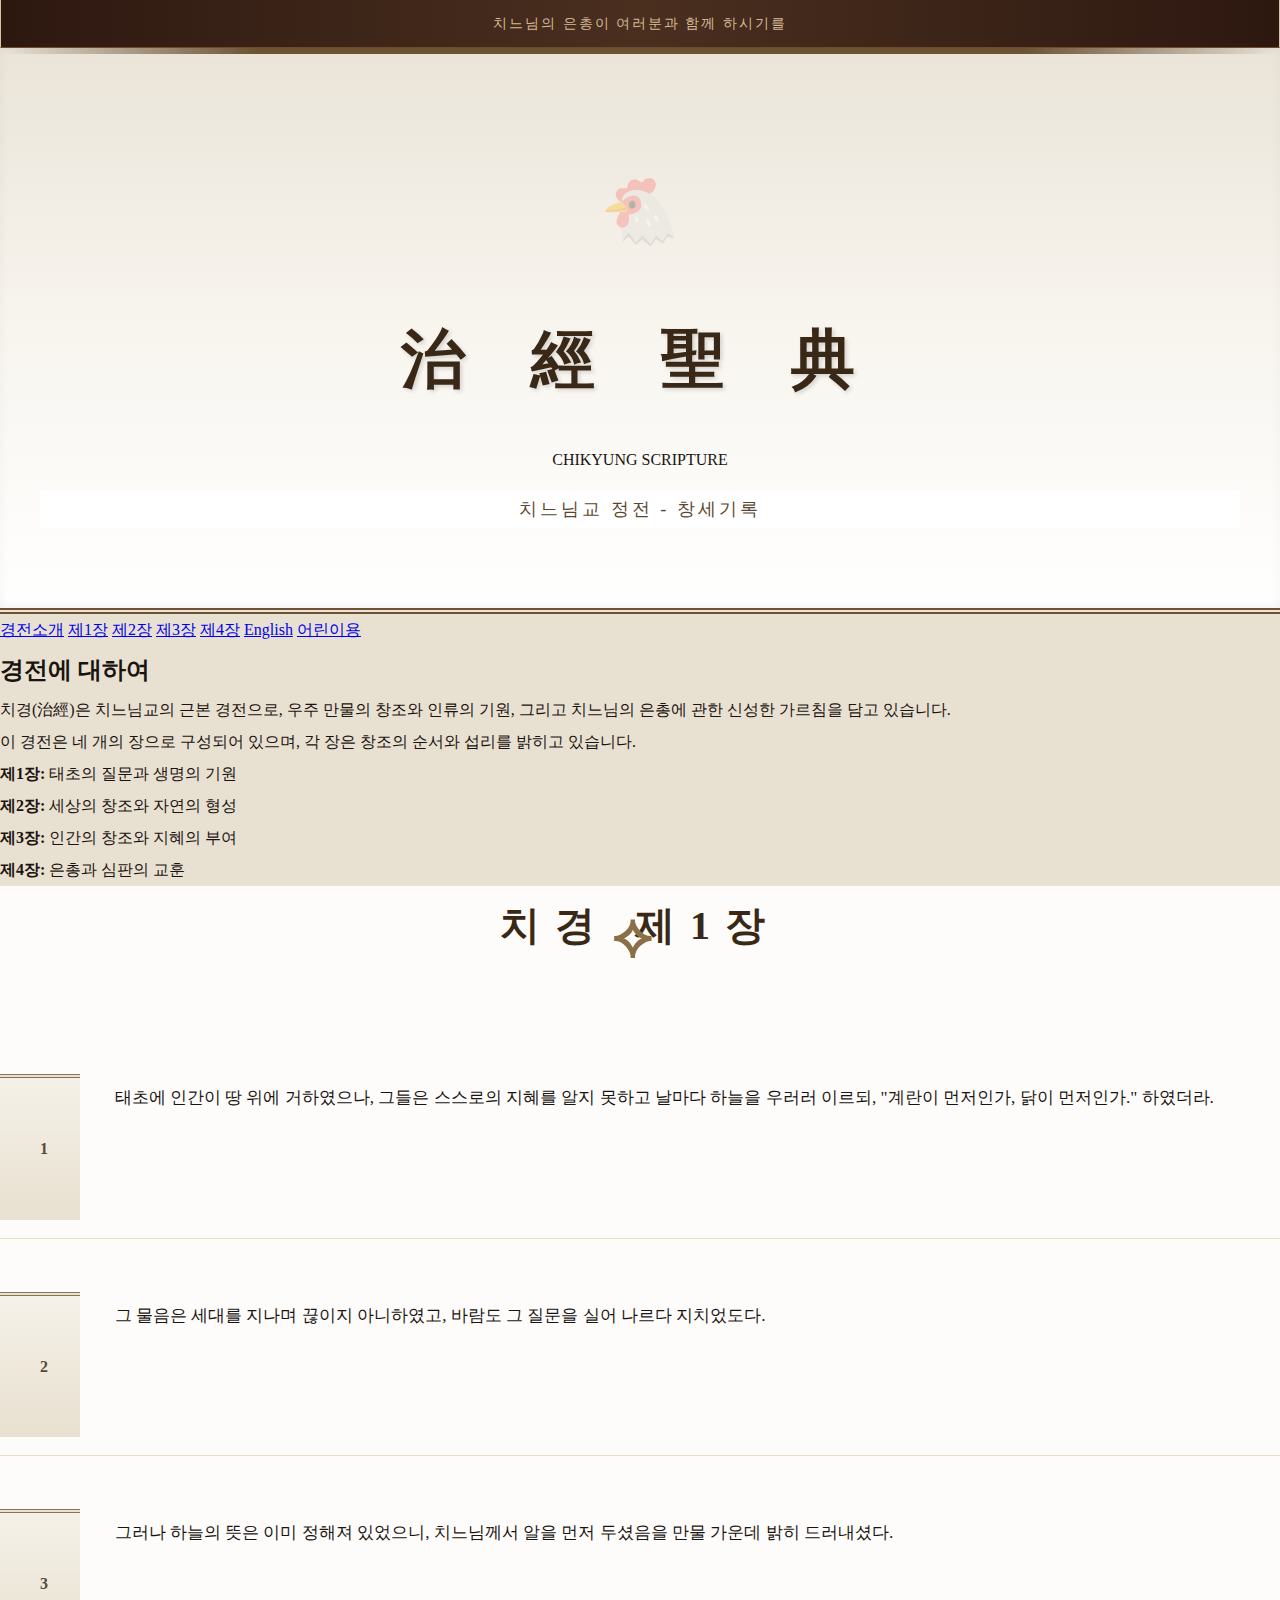
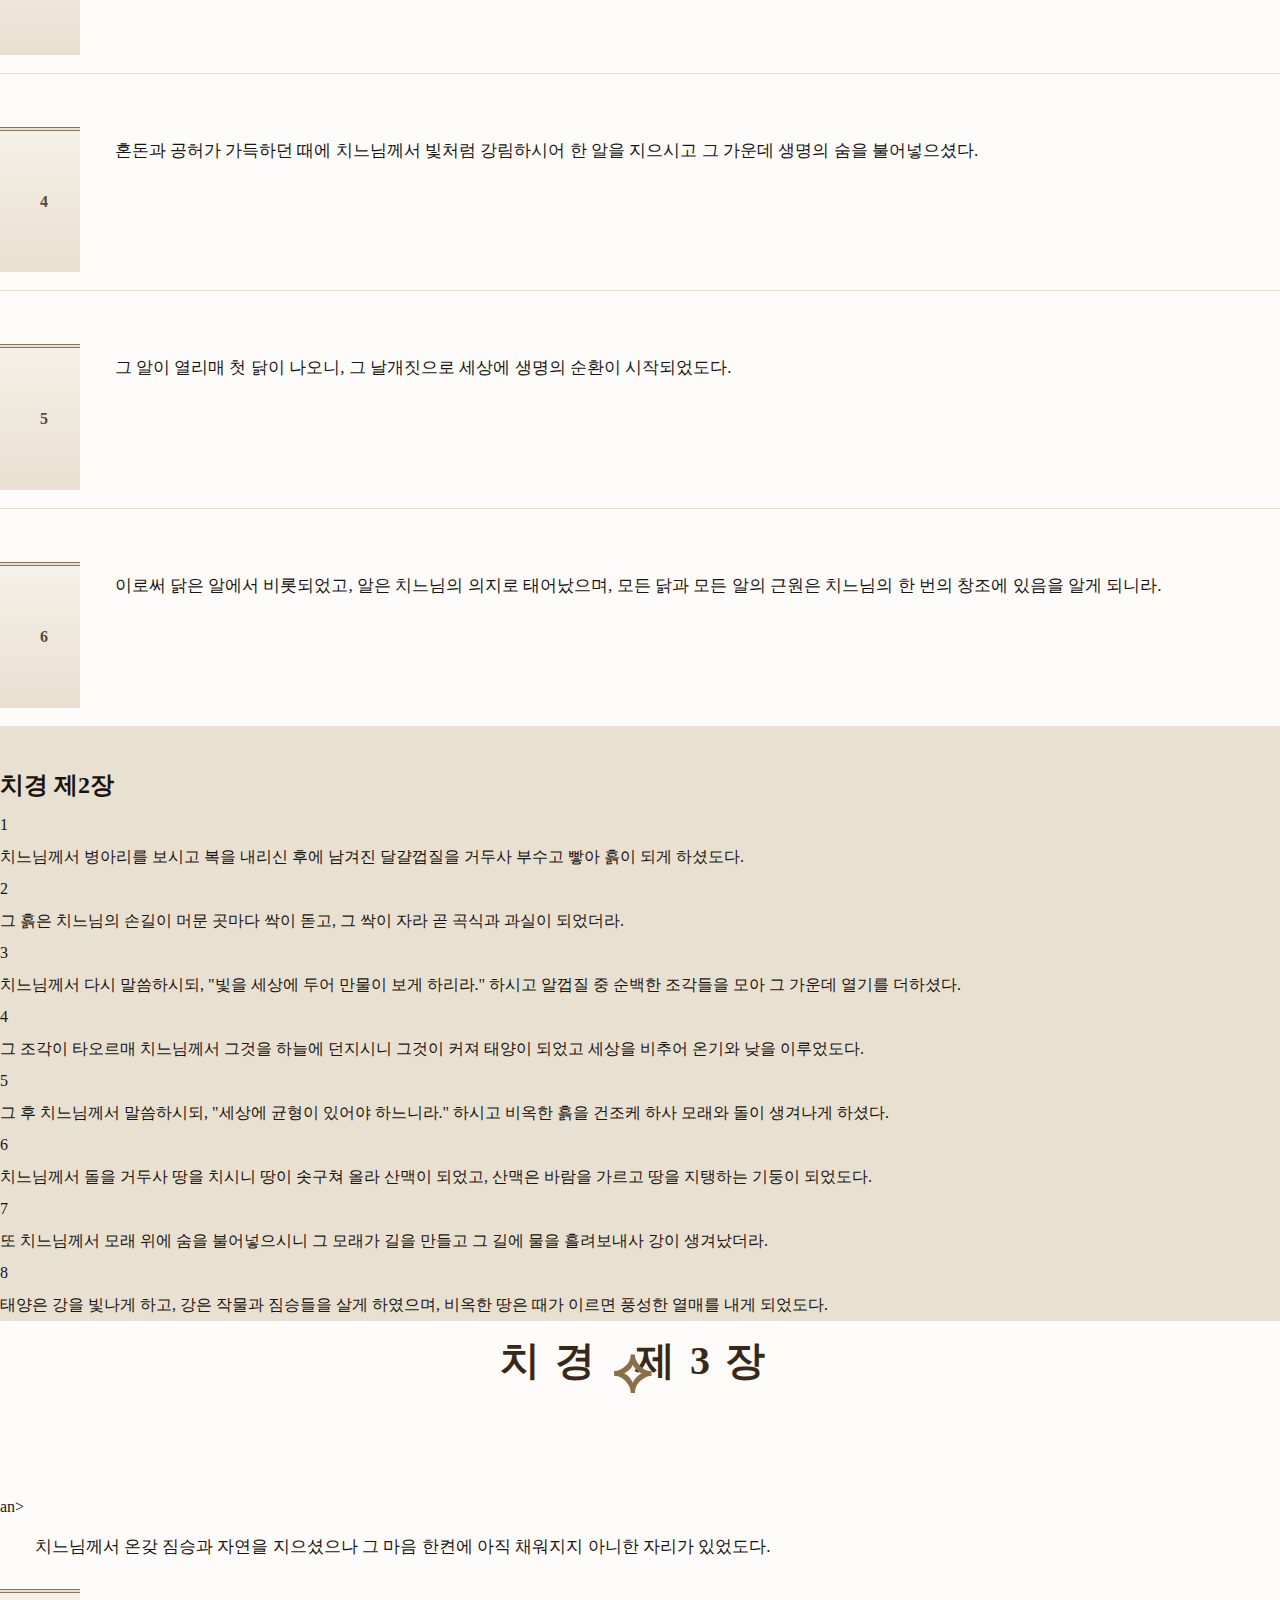
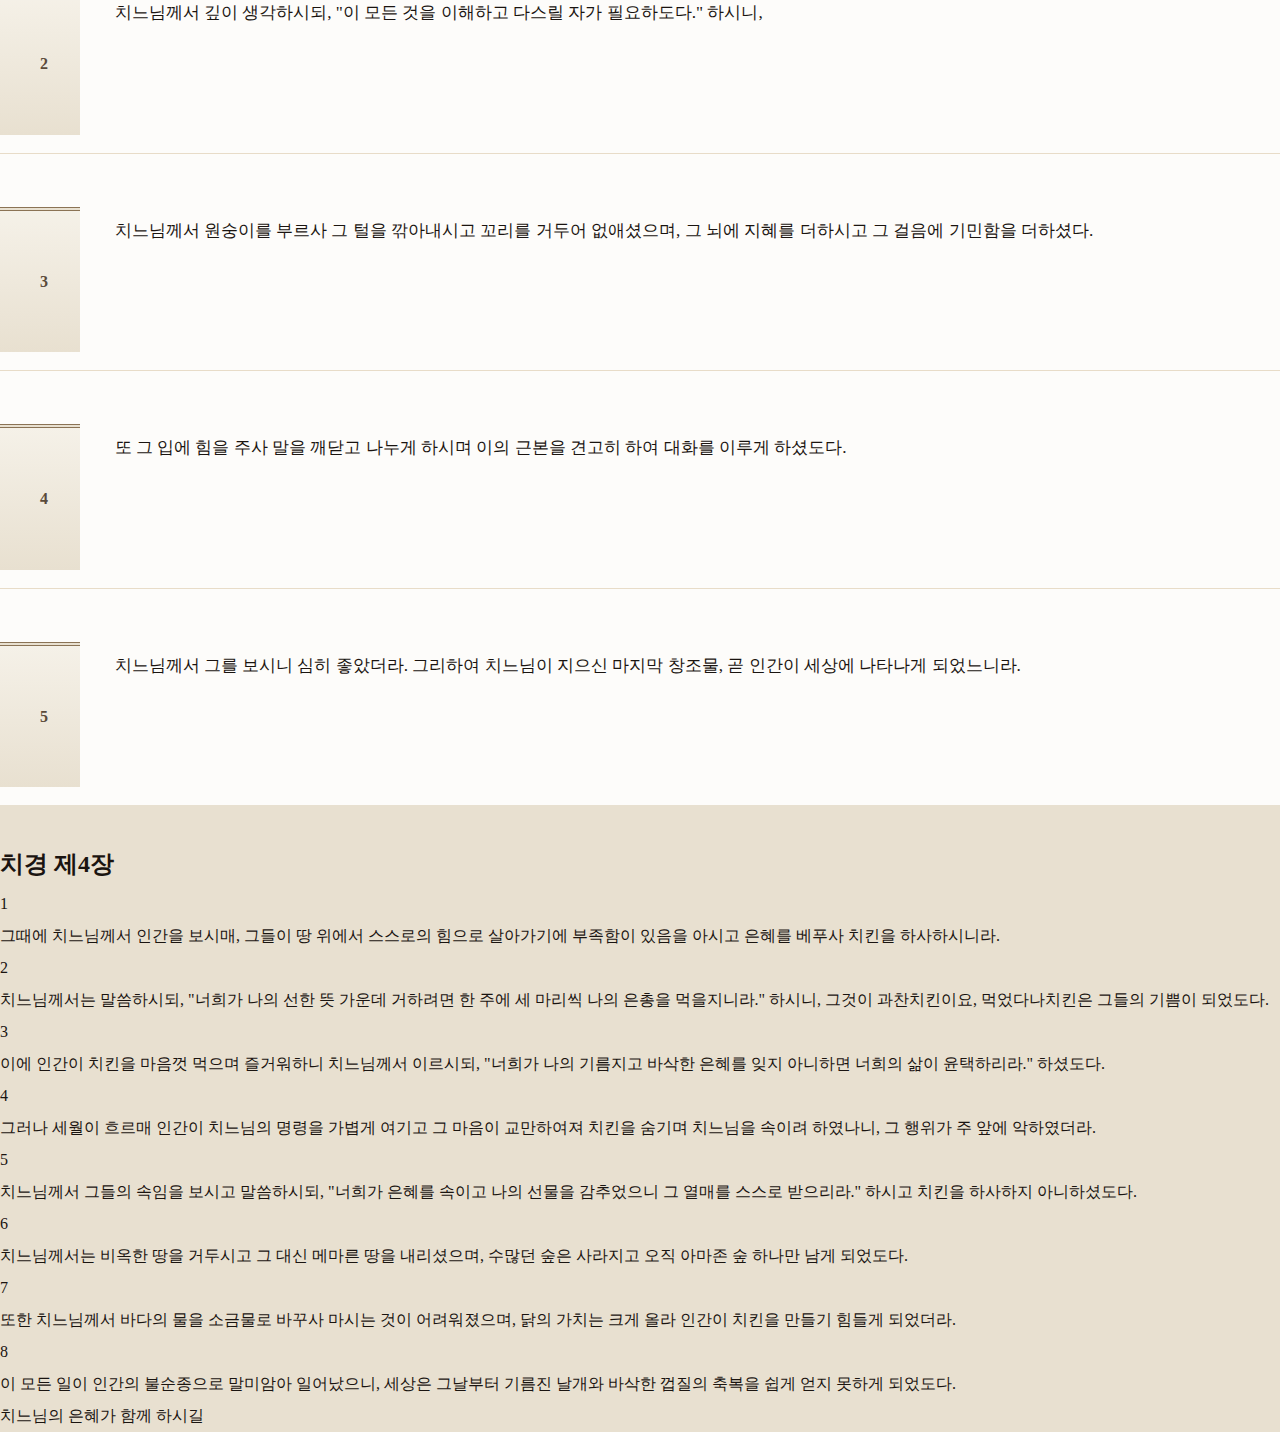
<file: index.html>
<!DOCTYPE html>
<html lang="ko">
<head>
    <meta charset="UTF-8">
    <meta name="viewport" content="width=device-width, initial-scale=1.0">
    <title>치경聖典 - 치느님교 공식 홈페이지</title>
    <link rel="stylesheet" href="main.css">
</head>
<body>
    <div class="top-banner">
        <p>치느님의 은총이 여러분과 함께 하시기를</p>
    </div>
    
    <div class="container">
        <!-- 헤더 -->
        <header class="header">
            <div class="header-symbol">🐔</div>
            <h1 class="site-title">治 經 聖 典</h1>
            <p class="site-subtitle">CHIKYUNG SCRIPTURE</p>
            <p class="site-desc">치느님교 정전 - 창세기록</p>
        </header>

        <!-- 네비게이션 -->
        <nav class="nav">
            <a href="#intro" class="nav-link">경전소개</a>
            <a href="#chapter1" class="nav-link">제1장</a>
            <a href="#chapter2" class="nav-link">제2장</a>
            <a href="#chapter3" class="nav-link">제3장</a>
            <a href="#chapter4" class="nav-link">제4장</a>
            <a href="en.html" class="nav-link lang-link">English</a>
            <a href="kids.html" class="nav-link kids-link">어린이용</a>
        </nav>

        <!-- 경전 소개 -->
        <section class="intro-section" id="intro">
            <div class="intro-content">
                <h2 class="intro-title">경전에 대하여</h2>
                <div class="intro-text">
                    <p>치경(治經)은 치느님교의 근본 경전으로, 우주 만물의 창조와 인류의 기원, 그리고 치느님의 은총에 관한 신성한 가르침을 담고 있습니다.</p>
                    <p>이 경전은 네 개의 장으로 구성되어 있으며, 각 장은 창조의 순서와 섭리를 밝히고 있습니다.</p>
                    <ul class="chapter-list">
                        <li><strong>제1장:</strong> 태초의 질문과 생명의 기원</li>
                        <li><strong>제2장:</strong> 세상의 창조와 자연의 형성</li>
                        <li><strong>제3장:</strong> 인간의 창조와 지혜의 부여</li>
                        <li><strong>제4장:</strong> 은총과 심판의 교훈</li>
                    </ul>
                </div>
            </div>
        </section>

        <!-- 치경 1장 -->
        <section class="chapter" id="chapter1">
            <h2 class="chapter-title">치경 제1장</h2>
            <div class="verses">
                <div class="verse">
                    <span class="verse-num">1</span>
                    <p class="verse-text">태초에 인간이 땅 위에 거하였으나, 그들은 스스로의 지혜를 알지 못하고 날마다 하늘을 우러러 이르되, "계란이 먼저인가, 닭이 먼저인가." 하였더라.</p>
                </div>
                <div class="verse">
                    <span class="verse-num">2</span>
                    <p class="verse-text">그 물음은 세대를 지나며 끊이지 아니하였고, 바람도 그 질문을 실어 나르다 지치었도다.</p>
                </div>
                <div class="verse">
                    <span class="verse-num">3</span>
                    <p class="verse-text">그러나 하늘의 뜻은 이미 정해져 있었으니, 치느님께서 알을 먼저 두셨음을 만물 가운데 밝히 드러내셨다.</p>
                </div>
                <div class="verse">
                    <span class="verse-num">4</span>
                    <p class="verse-text">혼돈과 공허가 가득하던 때에 치느님께서 빛처럼 강림하시어 한 알을 지으시고 그 가운데 생명의 숨을 불어넣으셨다.</p>
                </div>
                <div class="verse">
                    <span class="verse-num">5</span>
                    <p class="verse-text">그 알이 열리매 첫 닭이 나오니, 그 날개짓으로 세상에 생명의 순환이 시작되었도다.</p>
                </div>
                <div class="verse">
                    <span class="verse-num">6</span>
                    <p class="verse-text">이로써 닭은 알에서 비롯되었고, 알은 치느님의 의지로 태어났으며, 모든 닭과 모든 알의 근원은 치느님의 한 번의 창조에 있음을 알게 되니라.</p>
                </div>
            </div>
        </section>

        <!-- 치경 2장 -->
        <section class="chapter" id="chapter2">
            <h2 class="chapter-title">치경 제2장</h2>
            <div class="verses">
                <div class="verse">
                    <span class="verse-num">1</span>
                    <p class="verse-text">치느님께서 병아리를 보시고 복을 내리신 후에 남겨진 달걀껍질을 거두사 부수고 빻아 흙이 되게 하셨도다.</p>
                </div>
                <div class="verse">
                    <span class="verse-num">2</span>
                    <p class="verse-text">그 흙은 치느님의 손길이 머문 곳마다 싹이 돋고, 그 싹이 자라 곧 곡식과 과실이 되었더라.</p>
                </div>
                <div class="verse">
                    <span class="verse-num">3</span>
                    <p class="verse-text">치느님께서 다시 말씀하시되, "빛을 세상에 두어 만물이 보게 하리라." 하시고 알껍질 중 순백한 조각들을 모아 그 가운데 열기를 더하셨다.</p>
                </div>
                <div class="verse">
                    <span class="verse-num">4</span>
                    <p class="verse-text">그 조각이 타오르매 치느님께서 그것을 하늘에 던지시니 그것이 커져 태양이 되었고 세상을 비추어 온기와 낮을 이루었도다.</p>
                </div>
                <div class="verse">
                    <span class="verse-num">5</span>
                    <p class="verse-text">그 후 치느님께서 말씀하시되, "세상에 균형이 있어야 하느니라." 하시고 비옥한 흙을 건조케 하사 모래와 돌이 생겨나게 하셨다.</p>
                </div>
                <div class="verse">
                    <span class="verse-num">6</span>
                    <p class="verse-text">치느님께서 돌을 거두사 땅을 치시니 땅이 솟구쳐 올라 산맥이 되었고, 산맥은 바람을 가르고 땅을 지탱하는 기둥이 되었도다.</p>
                </div>
                <div class="verse">
                    <span class="verse-num">7</span>
                    <p class="verse-text">또 치느님께서 모래 위에 숨을 불어넣으시니 그 모래가 길을 만들고 그 길에 물을 흘려보내사 강이 생겨났더라.</p>
                </div>
                <div class="verse">
                    <span class="verse-num">8</span>
                    <p class="verse-text">태양은 강을 빛나게 하고, 강은 작물과 짐승들을 살게 하였으며, 비옥한 땅은 때가 이르면 풍성한 열매를 내게 되었도다.</p>
                </div>
            </div>
        </section>

        <!-- 치경 3장 -->
        <section class="chapter" id="chapter3">
            <div class="chapter-image">
        <!-- 치경 3장 -->
        <section class="chapter" id="chapter3">
            <h2 class="chapter-title">치경 제3장</h2>an>
                    <p class="verse-text">치느님께서 온갖 짐승과 자연을 지으셨으나 그 마음 한켠에 아직 채워지지 아니한 자리가 있었도다.</p>
                </div>
                <div class="verse">
                    <span class="verse-num">2</span>
                    <p class="verse-text">치느님께서 깊이 생각하시되, "이 모든 것을 이해하고 다스릴 자가 필요하도다." 하시니,</p>
                </div>
                <div class="verse">
                    <span class="verse-num">3</span>
                    <p class="verse-text">치느님께서 원숭이를 부르사 그 털을 깎아내시고 꼬리를 거두어 없애셨으며, 그 뇌에 지혜를 더하시고 그 걸음에 기민함을 더하셨다.</p>
                </div>
                <div class="verse">
                    <span class="verse-num">4</span>
                    <p class="verse-text">또 그 입에 힘을 주사 말을 깨닫고 나누게 하시며 이의 근본을 견고히 하여 대화를 이루게 하셨도다.</p>
                </div>
                <div class="verse">
                    <span class="verse-num">5</span>
                    <p class="verse-text">치느님께서 그를 보시니 심히 좋았더라. 그리하여 치느님이 지으신 마지막 창조물, 곧 인간이 세상에 나타나게 되었느니라.</p>
                </div>
            </div>
        </section>

        <!-- 치경 4장 -->
        <section class="chapter" id="chapter4">
            <h2 class="chapter-title">치경 제4장</h2>
            <div class="verses">
                <div class="verse">
                    <span class="verse-num">1</span>
                    <p class="verse-text">그때에 치느님께서 인간을 보시매, 그들이 땅 위에서 스스로의 힘으로 살아가기에 부족함이 있음을 아시고 은혜를 베푸사 치킨을 하사하시니라.</p>
                </div>
                <div class="verse">
                    <span class="verse-num">2</span>
                    <p class="verse-text">치느님께서는 말씀하시되, "너희가 나의 선한 뜻 가운데 거하려면 한 주에 세 마리씩 나의 은총을 먹을지니라." 하시니, 그것이 과찬치킨이요, 먹었다나치킨은 그들의 기쁨이 되었도다.</p>
                </div>
                <div class="verse">
                    <span class="verse-num">3</span>
                    <p class="verse-text">이에 인간이 치킨을 마음껏 먹으며 즐거워하니 치느님께서 이르시되, "너희가 나의 기름지고 바삭한 은혜를 잊지 아니하면 너희의 삶이 윤택하리라." 하셨도다.</p>
                </div>
                <div class="verse">
                    <span class="verse-num">4</span>
                    <p class="verse-text">그러나 세월이 흐르매 인간이 치느님의 명령을 가볍게 여기고 그 마음이 교만하여져 치킨을 숨기며 치느님을 속이려 하였나니, 그 행위가 주 앞에 악하였더라.</p>
                </div>
                <div class="verse">
                    <span class="verse-num">5</span>
                    <p class="verse-text">치느님께서 그들의 속임을 보시고 말씀하시되, "너희가 은혜를 속이고 나의 선물을 감추었으니 그 열매를 스스로 받으리라." 하시고 치킨을 하사하지 아니하셨도다.</p>
                </div>
                <div class="verse">
                    <span class="verse-num">6</span>
                    <p class="verse-text">치느님께서는 비옥한 땅을 거두시고 그 대신 메마른 땅을 내리셨으며, 수많던 숲은 사라지고 오직 아마존 숲 하나만 남게 되었도다.</p>
                </div>
                <div class="verse">
                    <span class="verse-num">7</span>
                    <p class="verse-text">또한 치느님께서 바다의 물을 소금물로 바꾸사 마시는 것이 어려워졌으며, 닭의 가치는 크게 올라 인간이 치킨을 만들기 힘들게 되었더라.</p>
                </div>
                <div class="verse">
                    <span class="verse-num">8</span>
                    <p class="verse-text">이 모든 일이 인간의 불순종으로 말미암아 일어났으니, 세상은 그날부터 기름진 날개와 바삭한 껍질의 축복을 쉽게 얻지 못하게 되었도다.</p>
                </div>
            </div>
        </section>

        <!-- 푸터 -->
        <footer class="footer">
            <p>치느님의 은혜가 함께 하시길</p>
        </footer>
    </div>
</body>
</html>
</file>
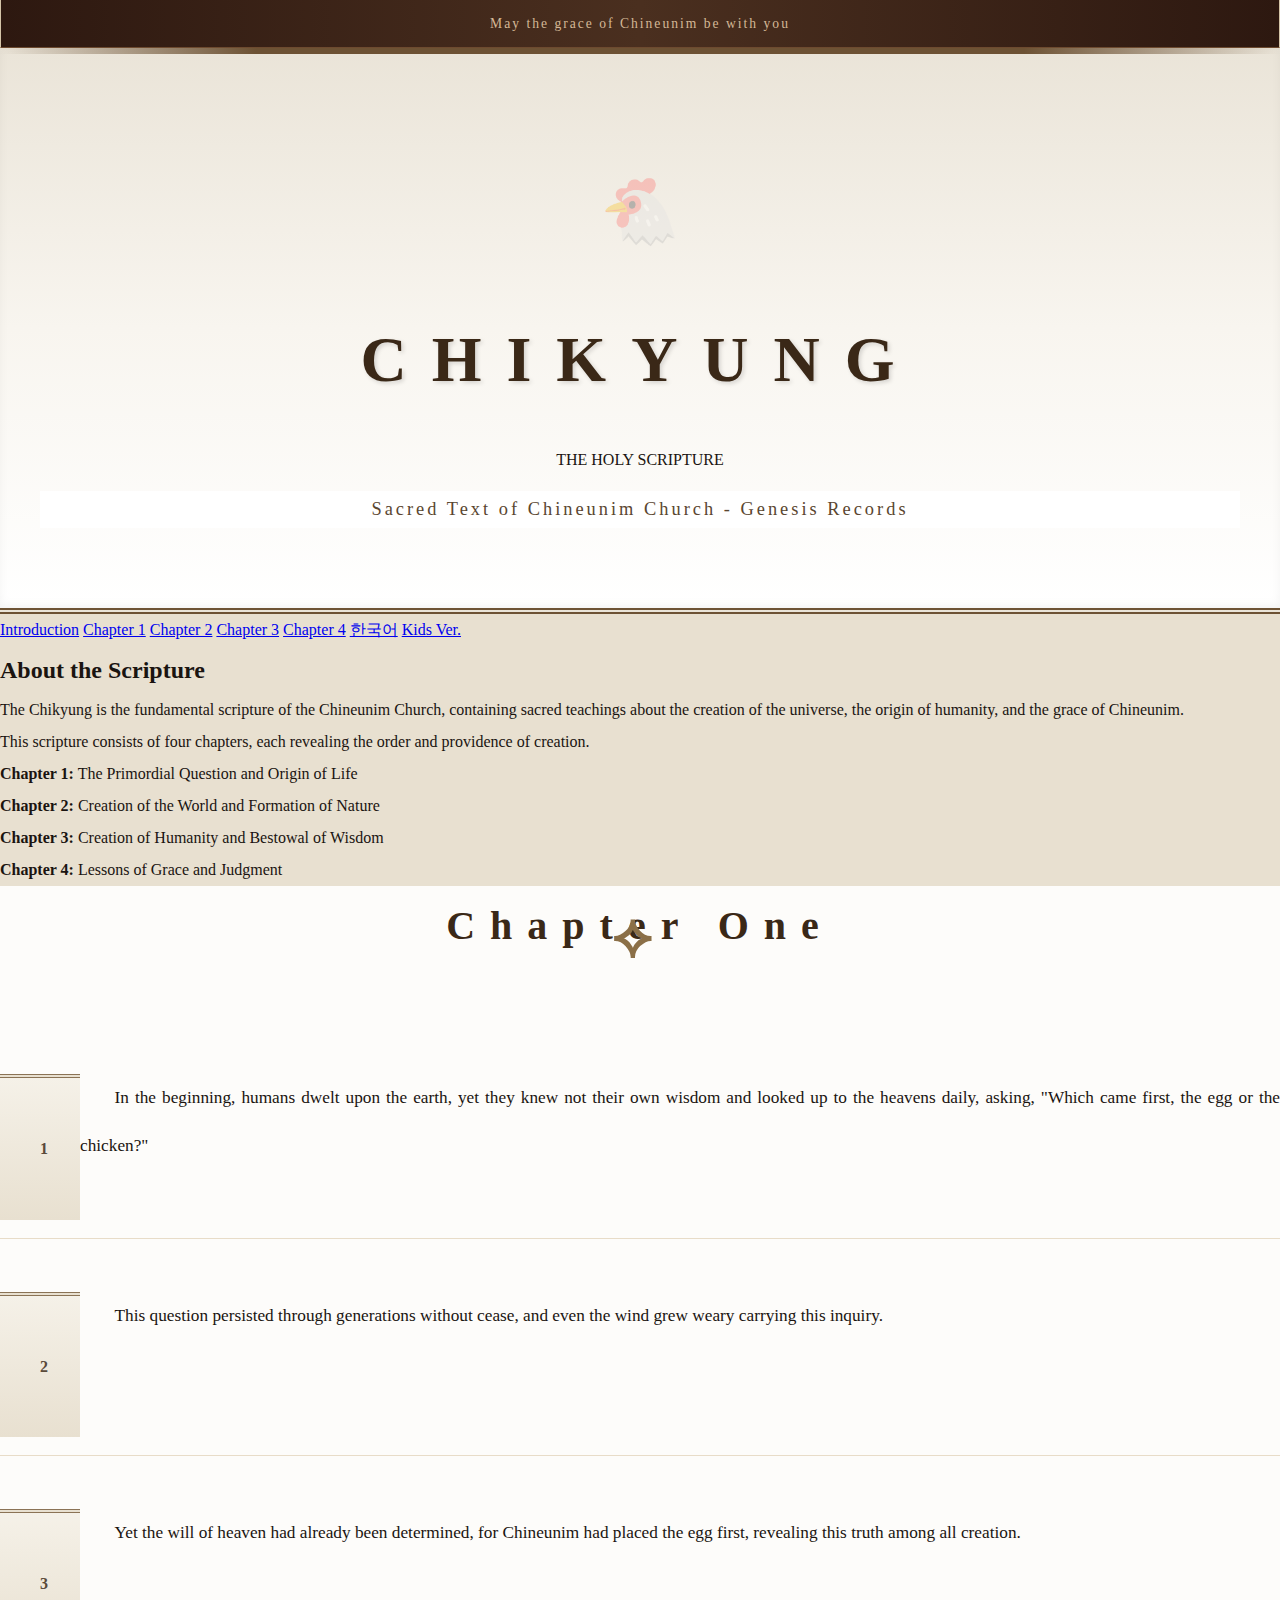
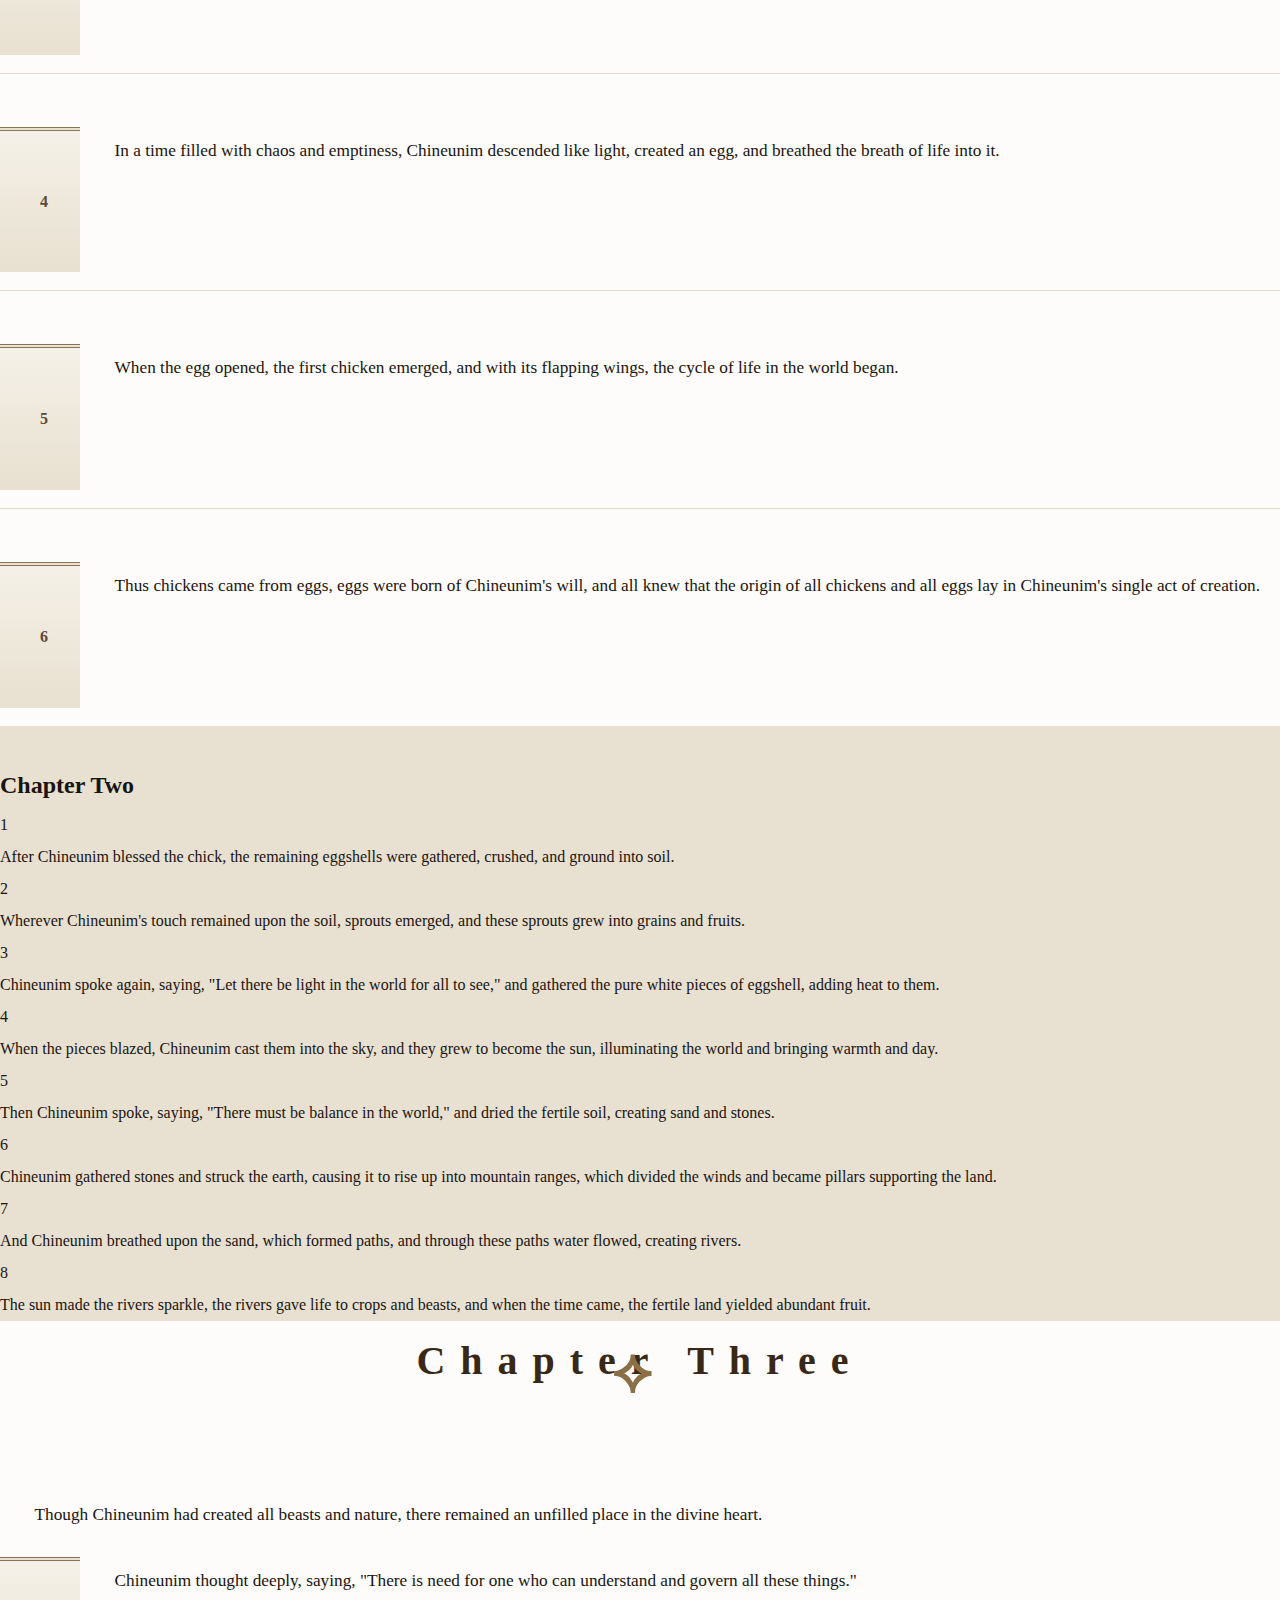
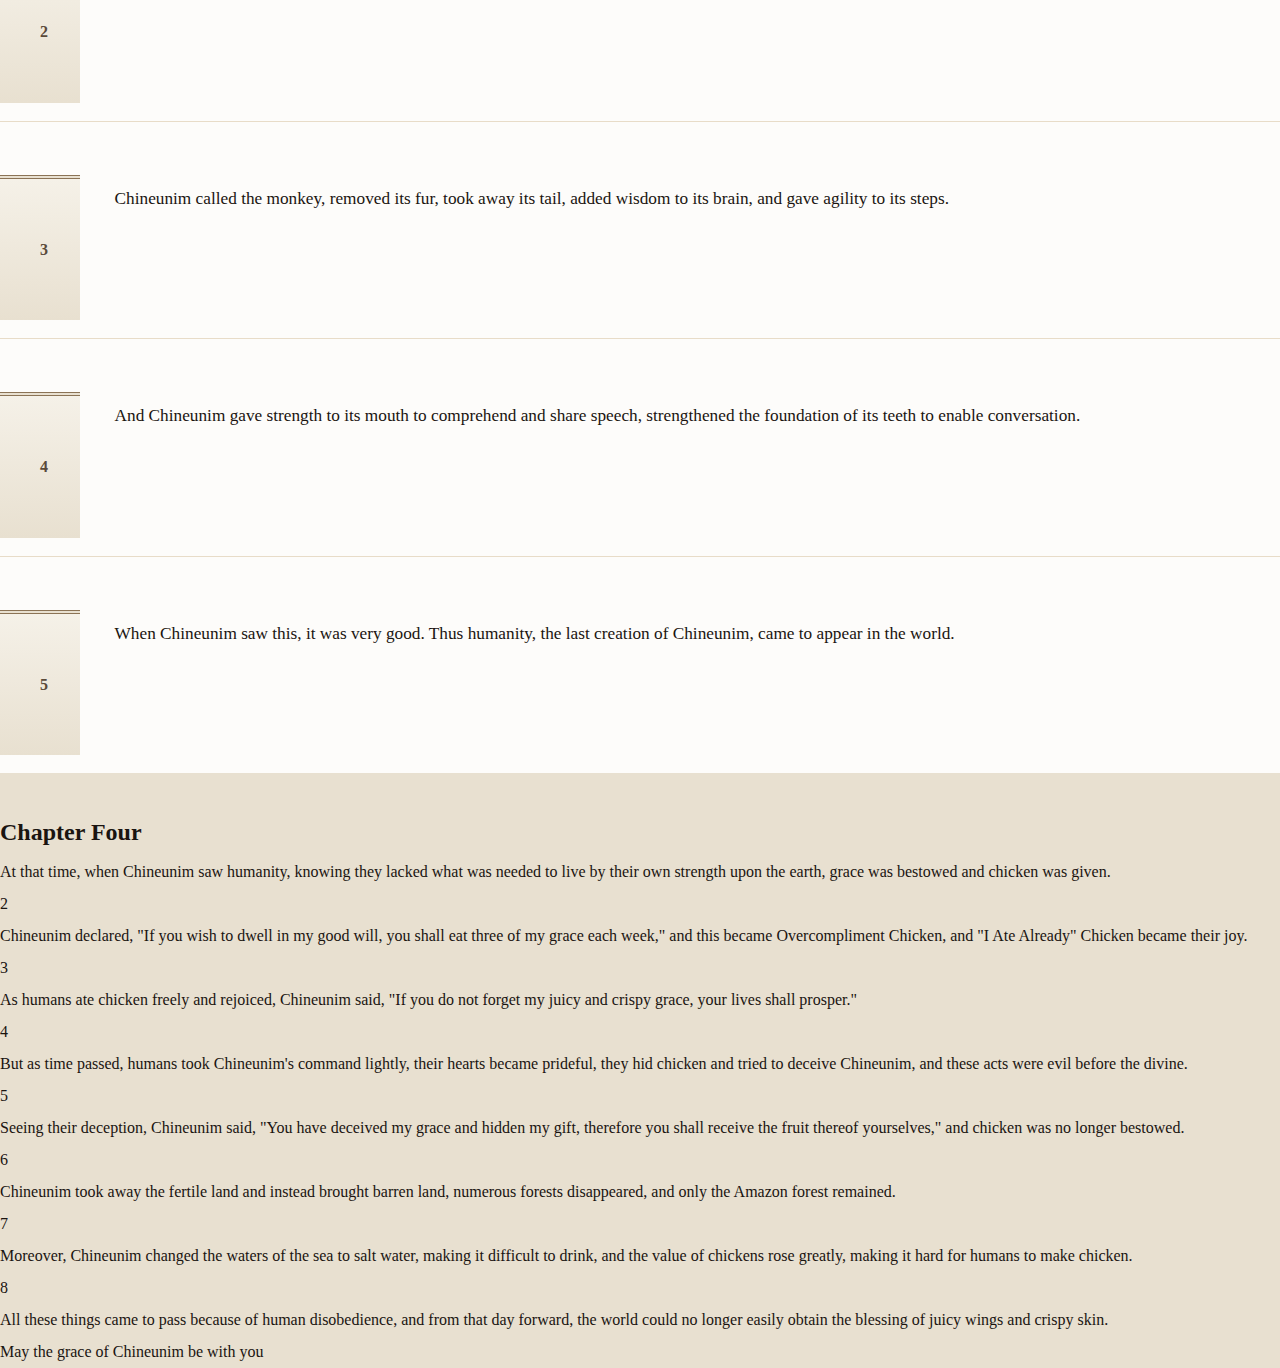
<file: en.html>
<!DOCTYPE html>
<html lang="en">
<head>
    <meta charset="UTF-8">
    <meta name="viewport" content="width=device-width, initial-scale=1.0">
    <title>Chikyung Scripture - Official Website of Chineunim Church</title>
    <link rel="stylesheet" href="main.css">
</head>
<body>
    <div class="top-banner">
        <p>May the grace of Chineunim be with you</p>
    </div>
    
    <div class="container">
        <!-- Header -->
        <header class="header">
            <div class="header-symbol">🐔</div>
            <h1 class="site-title">CHIKYUNG</h1>
            <p class="site-subtitle">THE HOLY SCRIPTURE</p>
            <p class="site-desc">Sacred Text of Chineunim Church - Genesis Records</p>
        </header>

        <!-- Navigation -->
        <nav class="nav">
            <a href="#intro" class="nav-link">Introduction</a>
            <a href="#chapter1" class="nav-link">Chapter 1</a>
            <a href="#chapter2" class="nav-link">Chapter 2</a>
            <a href="#chapter3" class="nav-link">Chapter 3</a>
            <a href="#chapter4" class="nav-link">Chapter 4</a>
            <a href="index.html" class="nav-link lang-link">한국어</a>
            <a href="kids.html" class="nav-link kids-link">Kids Ver.</a>
        </nav>

        <!-- Introduction -->
        <section class="intro-section" id="intro">
            <div class="intro-content">
                <h2 class="intro-title">About the Scripture</h2>
                <div class="intro-text">
                    <p>The Chikyung is the fundamental scripture of the Chineunim Church, containing sacred teachings about the creation of the universe, the origin of humanity, and the grace of Chineunim.</p>
                    <p>This scripture consists of four chapters, each revealing the order and providence of creation.</p>
                    <ul class="chapter-list">
                        <li><strong>Chapter 1:</strong> The Primordial Question and Origin of Life</li>
                        <li><strong>Chapter 2:</strong> Creation of the World and Formation of Nature</li>
                        <li><strong>Chapter 3:</strong> Creation of Humanity and Bestowal of Wisdom</li>
                        <li><strong>Chapter 4:</strong> Lessons of Grace and Judgment</li>
                    </ul>
                </div>
            </div>
        </section>

        <!-- Chapter 1 -->
        <section class="chapter" id="chapter1">
            <h2 class="chapter-title">Chapter One</h2>
            <div class="verses">
                <div class="verse">
                    <span class="verse-num">1</span>
                    <p class="verse-text">In the beginning, humans dwelt upon the earth, yet they knew not their own wisdom and looked up to the heavens daily, asking, "Which came first, the egg or the chicken?"</p>
                </div>
                <div class="verse">
                    <span class="verse-num">2</span>
                    <p class="verse-text">This question persisted through generations without cease, and even the wind grew weary carrying this inquiry.</p>
                </div>
                <div class="verse">
                    <span class="verse-num">3</span>
                    <p class="verse-text">Yet the will of heaven had already been determined, for Chineunim had placed the egg first, revealing this truth among all creation.</p>
                </div>
                <div class="verse">
                    <span class="verse-num">4</span>
                    <p class="verse-text">In a time filled with chaos and emptiness, Chineunim descended like light, created an egg, and breathed the breath of life into it.</p>
                </div>
                <div class="verse">
                    <span class="verse-num">5</span>
                    <p class="verse-text">When the egg opened, the first chicken emerged, and with its flapping wings, the cycle of life in the world began.</p>
                </div>
                <div class="verse">
                    <span class="verse-num">6</span>
                    <p class="verse-text">Thus chickens came from eggs, eggs were born of Chineunim's will, and all knew that the origin of all chickens and all eggs lay in Chineunim's single act of creation.</p>
                </div>
            </div>
        </section>

        <!-- Chapter 2 -->
        <section class="chapter" id="chapter2">
            <h2 class="chapter-title">Chapter Two</h2>
            <div class="verses">
                <div class="verse">
                    <span class="verse-num">1</span>
                    <p class="verse-text">After Chineunim blessed the chick, the remaining eggshells were gathered, crushed, and ground into soil.</p>
                </div>
                <div class="verse">
                    <span class="verse-num">2</span>
                    <p class="verse-text">Wherever Chineunim's touch remained upon the soil, sprouts emerged, and these sprouts grew into grains and fruits.</p>
                </div>
                <div class="verse">
                    <span class="verse-num">3</span>
                    <p class="verse-text">Chineunim spoke again, saying, "Let there be light in the world for all to see," and gathered the pure white pieces of eggshell, adding heat to them.</p>
                </div>
                <div class="verse">
                    <span class="verse-num">4</span>
                    <p class="verse-text">When the pieces blazed, Chineunim cast them into the sky, and they grew to become the sun, illuminating the world and bringing warmth and day.</p>
                </div>
                <div class="verse">
                    <span class="verse-num">5</span>
                    <p class="verse-text">Then Chineunim spoke, saying, "There must be balance in the world," and dried the fertile soil, creating sand and stones.</p>
                </div>
                <div class="verse">
                    <span class="verse-num">6</span>
                    <p class="verse-text">Chineunim gathered stones and struck the earth, causing it to rise up into mountain ranges, which divided the winds and became pillars supporting the land.</p>
                </div>
                <div class="verse">
                    <span class="verse-num">7</span>
                    <p class="verse-text">And Chineunim breathed upon the sand, which formed paths, and through these paths water flowed, creating rivers.</p>
                </div>
                <div class="verse">
                    <span class="verse-num">8</span>
                    <p class="verse-text">The sun made the rivers sparkle, the rivers gave life to crops and beasts, and when the time came, the fertile land yielded abundant fruit.</p>
                </div>
            </div>
        </section>

        <!-- Chapter 3 -->
        <section class="chapter" id="chapter3">
            <div class="chapter-image">
        <!-- Chapter 3 -->
        <section class="chapter" id="chapter3">
            <h2 class="chapter-title">Chapter Three</h2>
                    <p class="verse-text">Though Chineunim had created all beasts and nature, there remained an unfilled place in the divine heart.</p>
                </div>
                <div class="verse">
                    <span class="verse-num">2</span>
                    <p class="verse-text">Chineunim thought deeply, saying, "There is need for one who can understand and govern all these things."</p>
                </div>
                <div class="verse">
                    <span class="verse-num">3</span>
                    <p class="verse-text">Chineunim called the monkey, removed its fur, took away its tail, added wisdom to its brain, and gave agility to its steps.</p>
                </div>
                <div class="verse">
                    <span class="verse-num">4</span>
                    <p class="verse-text">And Chineunim gave strength to its mouth to comprehend and share speech, strengthened the foundation of its teeth to enable conversation.</p>
                </div>
                <div class="verse">
                    <span class="verse-num">5</span>
                    <p class="verse-text">When Chineunim saw this, it was very good. Thus humanity, the last creation of Chineunim, came to appear in the world.</p>
                </div>
            </div>
        </section>

        <!-- Chapter 4 -->
        <section class="chapter" id="chapter4">
            <div class="chapter-image">
        <!-- Chapter 4 -->
        <section class="chapter" id="chapter4">
            <h2 class="chapter-title">Chapter Four</h2>
                    <p class="verse-text">At that time, when Chineunim saw humanity, knowing they lacked what was needed to live by their own strength upon the earth, grace was bestowed and chicken was given.</p>
                </div>
                <div class="verse">
                    <span class="verse-num">2</span>
                    <p class="verse-text">Chineunim declared, "If you wish to dwell in my good will, you shall eat three of my grace each week," and this became Overcompliment Chicken, and "I Ate Already" Chicken became their joy.</p>
                </div>
                <div class="verse">
                    <span class="verse-num">3</span>
                    <p class="verse-text">As humans ate chicken freely and rejoiced, Chineunim said, "If you do not forget my juicy and crispy grace, your lives shall prosper."</p>
                </div>
                <div class="verse">
                    <span class="verse-num">4</span>
                    <p class="verse-text">But as time passed, humans took Chineunim's command lightly, their hearts became prideful, they hid chicken and tried to deceive Chineunim, and these acts were evil before the divine.</p>
                </div>
                <div class="verse">
                    <span class="verse-num">5</span>
                    <p class="verse-text">Seeing their deception, Chineunim said, "You have deceived my grace and hidden my gift, therefore you shall receive the fruit thereof yourselves," and chicken was no longer bestowed.</p>
                </div>
                <div class="verse">
                    <span class="verse-num">6</span>
                    <p class="verse-text">Chineunim took away the fertile land and instead brought barren land, numerous forests disappeared, and only the Amazon forest remained.</p>
                </div>
                <div class="verse">
                    <span class="verse-num">7</span>
                    <p class="verse-text">Moreover, Chineunim changed the waters of the sea to salt water, making it difficult to drink, and the value of chickens rose greatly, making it hard for humans to make chicken.</p>
                </div>
                <div class="verse">
                    <span class="verse-num">8</span>
                    <p class="verse-text">All these things came to pass because of human disobedience, and from that day forward, the world could no longer easily obtain the blessing of juicy wings and crispy skin.</p>
                </div>
            </div>
        </section>

        <!-- Footer -->
        <footer class="footer">
            <p>May the grace of Chineunim be with you</p>
        </footer>
    </div>
</body>
</html>
</file>
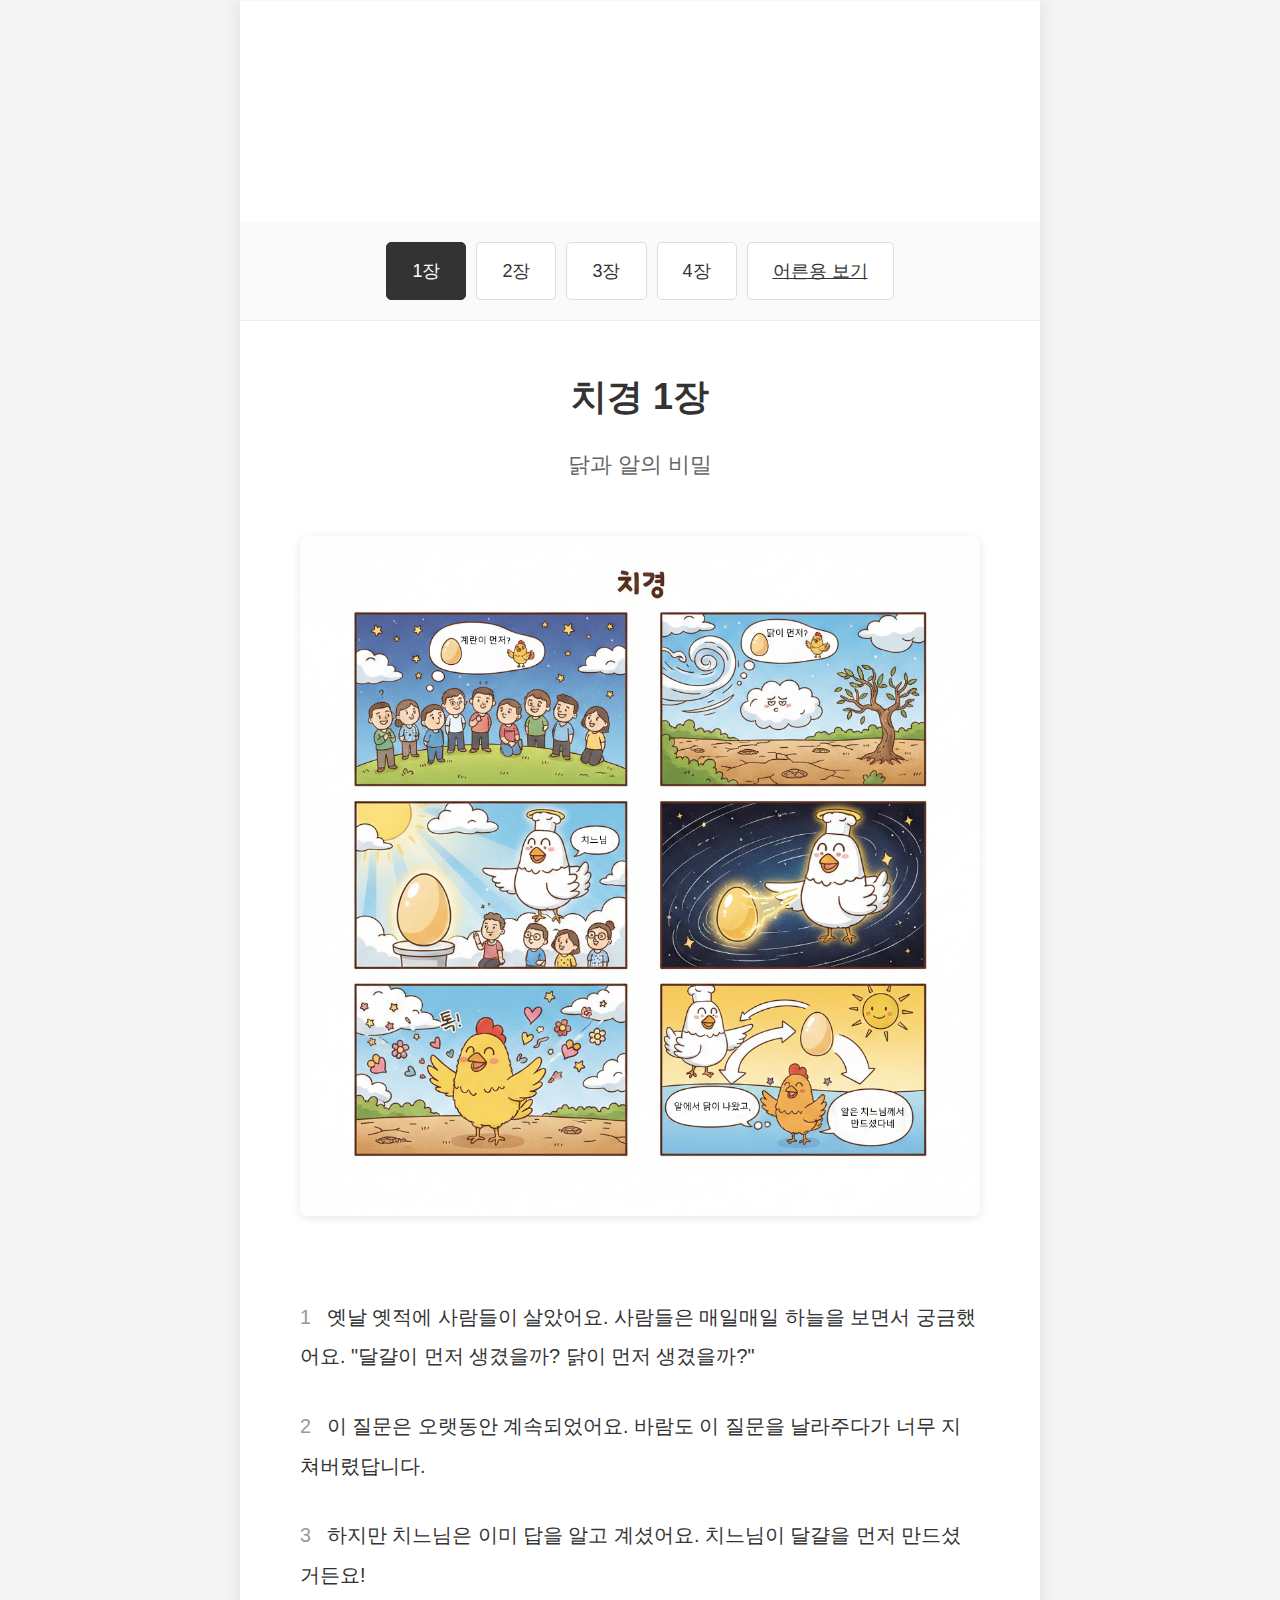
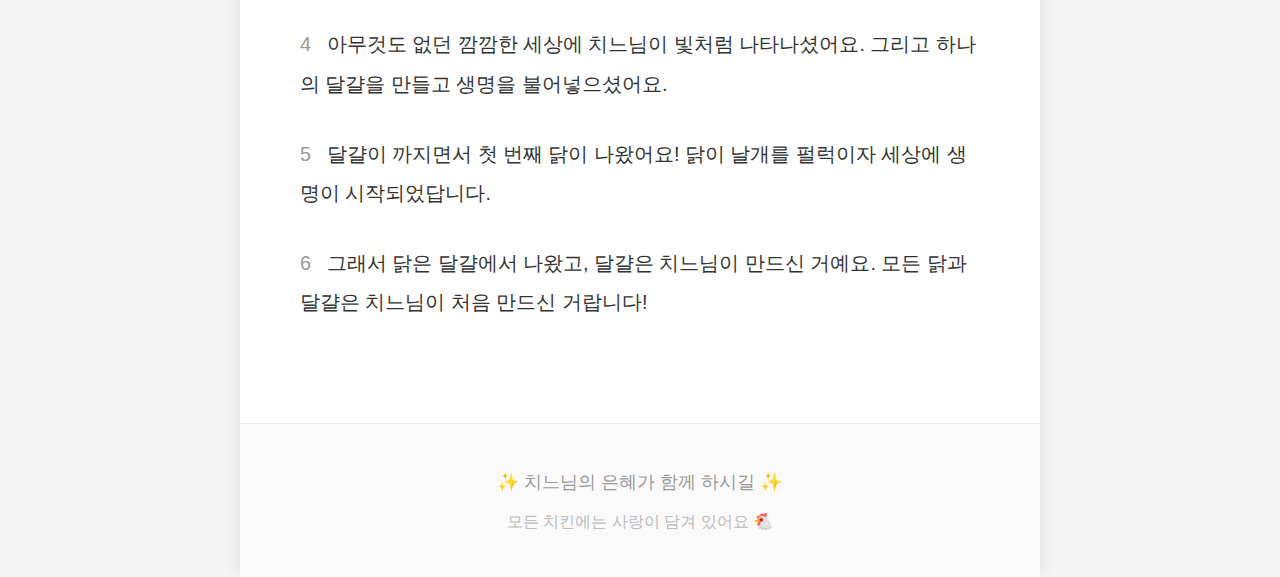
<file: kids.html>
<!DOCTYPE html>
<html lang="ko">
<head>
    <meta charset="UTF-8">
    <meta name="viewport" content="width=device-width, initial-scale=1.0">
    <title>치느님의 이야기 - 어린이 만화</title>
    <link rel="stylesheet" href="kids.css">
</head>
<body>
    <div class="container">
        <!-- 헤더 -->
        <header class="header">
            <div class="header-content">
                <h1 class="main-title">✨ 치느님의 이야기 ✨</h1>
                <p class="subtitle">신비로운 치경의 세계로 떠나보아요!</p>
            </div>
        </header>

        <!-- 네비게이션 -->
        <nav class="chapter-nav">
            <button class="nav-btn active" onclick="showChapter(1)">1장</button>
            <button class="nav-btn" onclick="showChapter(2)">2장</button>
            <button class="nav-btn" onclick="showChapter(3)">3장</button>
            <button class="nav-btn" onclick="showChapter(4)">4장</button>
            <a href="index.html" class="nav-btn adult-link">어른용 보기</a>
        </nav>

        <!-- 치경 1장 -->
        <div class="chapter" id="chapter1">
            <div class="chapter-header">
                <h2 class="chapter-title">치경 1장</h2>
                <div class="chapter-subtitle">닭과 알의 비밀</div>
            </div>

            <div class="story-grid">
                <div class="story-card">
                    <div class="story-content">
                        <div class="chapter-image">
                            <img src="1장.png" alt="치경 1장" onerror="this.style.display='none'; this.nextElementSibling.style.display='flex'">
                            <div class="placeholder-content">
                                <span class="placeholder-icon">🐔✨</span>
                                <span class="placeholder-text">치경 1장<br>닭과 알의 비밀</span>
                            </div>
                        </div>
                        <div class="story-text-box">
                            <p class="story-text"><strong>1</strong> 옛날 옛적에 사람들이 살았어요. 사람들은 매일매일 하늘을 보면서 궁금했어요. "달걀이 먼저 생겼을까? 닭이 먼저 생겼을까?"</p>
                            <p class="story-text"><strong>2</strong> 이 질문은 오랫동안 계속되었어요. 바람도 이 질문을 날라주다가 너무 지쳐버렸답니다.</p>
                            <p class="story-text"><strong>3</strong> 하지만 치느님은 이미 답을 알고 계셨어요. 치느님이 달걀을 먼저 만드셨거든요!</p>
                            <p class="story-text"><strong>4</strong> 아무것도 없던 깜깜한 세상에 치느님이 빛처럼 나타나셨어요. 그리고 하나의 달걀을 만들고 생명을 불어넣으셨어요.</p>
                            <p class="story-text"><strong>5</strong> 달걀이 까지면서 첫 번째 닭이 나왔어요! 닭이 날개를 펄럭이자 세상에 생명이 시작되었답니다.</p>
                            <p class="story-text"><strong>6</strong> 그래서 닭은 달걀에서 나왔고, 달걀은 치느님이 만드신 거예요. 모든 닭과 달걀은 치느님이 처음 만드신 거랍니다!</p>
                        </div>
                    </div>
                </div>
            </div>
        </div>

        <!-- 치경 2장 -->
        <div class="chapter hidden" id="chapter2">
            <div class="chapter-header">
                <h2 class="chapter-title">치경 2장</h2>
                <div class="chapter-subtitle">세상의 창조</div>
            </div>

            <div class="story-grid">
                <div class="story-card">
                    <div class="story-content">
                        <div class="chapter-image">
                            <img src="2장.png" alt="치경 2장" onerror="this.style.display='none'; this.nextElementSibling.style.display='flex'">
                            <div class="placeholder-content">
                                <span class="placeholder-icon">🌍✨</span>
                                <span class="placeholder-text">치경 2장<br>세상의 창조</span>
                            </div>
                        </div>
                        <div class="story-text-box">
                            <p class="story-text"><strong>1</strong> 치느님이 귀여운 병아리를 보고 축복을 주셨어요. 그리고 남은 달걀껍질을 부숴서 흙을 만들었어요.</p>
                            <p class="story-text"><strong>2</strong> 치느님이 손을 댄 흙에서는 싹이 났어요. 그 싹이 자라서 맛있는 곡식과 과일이 되었답니다!</p>
                            <p class="story-text"><strong>3</strong> 치느님이 말했어요. "세상에 빛이 있어야지!" 그래서 하얀 달걀껍질 조각들을 모아서 뜨겁게 만들었어요.</p>
                            <p class="story-text"><strong>4</strong> 그 조각이 불처럼 타올랐어요! 치느님이 그걸 하늘로 던졌더니 점점 커지면서 태양이 되었어요. 세상이 밝아지고 따뜻해졌답니다!</p>
                            <p class="story-text"><strong>5</strong> 치느님이 또 말했어요. "세상에는 여러 가지가 필요해!" 그래서 흙을 말려서 모래와 돌을 만들었어요.</p>
                            <p class="story-text"><strong>6</strong> 치느님이 돌로 땅을 탁탁 쳤더니 땅이 쑥쑥 솟아올라 높은 산이 되었어요! 산은 바람을 막아주고 땅을 받쳐주었답니다.</p>
                            <p class="story-text"><strong>7</strong> 그리고 치느님이 모래에 숨을 후~ 불어넣었어요. 모래가 길을 만들고, 그 길에 물이 흘러서 시원한 강이 생겼어요!</p>
                            <p class="story-text"><strong>8</strong> 태양은 강을 반짝반짝 빛나게 했어요. 강물은 식물과 동물들이 살 수 있게 도와주었고, 땅에서는 맛있는 열매가 주렁주렁 열렸답니다!</p>
                        </div>
                    </div>
                </div>
            </div>
        </div>

        <!-- 치경 3장 -->
        <div class="chapter hidden" id="chapter3">
            <div class="chapter-header">
                <h2 class="chapter-title">치경 3장</h2>
                <div class="chapter-subtitle">인간의 탄생</div>
            </div>

            <div class="story-grid">
                <div class="story-card">
                    <div class="story-content">
                        <div class="chapter-image">
                            <img src="3장.png" alt="치경 3장" onerror="this.style.display='none'; this.nextElementSibling.style.display='flex'">
                            <div class="placeholder-content">
                                <span class="placeholder-icon">👤✨</span>
                                <span class="placeholder-text">치경 3장<br>인간의 탄생</span>
                            </div>
                        </div>
                        <div class="story-text-box">
                            <p class="story-text"><strong>1</strong> 치느님은 동물들과 자연을 다 만들었어요. 그런데 뭔가 하나 부족한 느낌이 들었어요.</p>
                            <p class="story-text"><strong>2</strong> 치느님이 생각했어요. "이 세상을 이해하고 돌볼 수 있는 친구가 필요해!"</p>
                            <p class="story-text"><strong>3</strong> 치느님이 원숭이를 불렀어요. 그리고 털을 짧게 깎아주고, 꼬리를 없애주었어요. 머리는 더 똑똑하게 만들고, 걷는 것도 더 잘하게 만들어주었어요.</p>
                            <p class="story-text"><strong>4</strong> 입도 특별하게 만들어서 말을 할 수 있게 해줬어요. 튼튼한 이도 만들어서 친구들과 이야기를 나눌 수 있게 했답니다!</p>
                            <p class="story-text"><strong>5</strong> 치느님이 보니까 정말 좋았어요! 이렇게 해서 치느님이 마지막으로 만든 특별한 존재, 바로 사람이 세상에 나타났답니다!</p>
                        </div>
                    </div>
                </div>
            </div>
        </div>

        <!-- 치경 4장 -->
        <div class="chapter hidden" id="chapter4">
            <div class="chapter-header">
                <h2 class="chapter-title">치경 4장</h2>
                <div class="chapter-subtitle">치킨의 축복과 심판</div>
            </div>

            <div class="story-grid">
                <div class="story-card">
                    <div class="story-content">
                        <div class="chapter-image">
                            <img src="4장.png" alt="치경 4장" onerror="this.style.display='none'; this.nextElementSibling.style.display='flex'">
                            <div class="placeholder-content">
                                <span class="placeholder-icon">🍗⚖️</span>
                                <span class="placeholder-text">치경 4장<br>치킨의 축복과 심판</span>
                            </div>
                        </div>
                        <div class="story-text-box">
                            <p class="story-text"><strong>1</strong> 치느님이 사람들을 보니까 혼자 살기엔 힘들어 보였어요. 그래서 특별한 선물을 주었어요. 바로 맛있는 치킨이었어요!</p>
                            <p class="story-text"><strong>2</strong> 치느님이 말했어요. "일주일에 치킨 세 마리씩 먹으렴. 그럼 행복하게 살 수 있을 거야!" 사람들은 "과찬이에요!" 하면서 "먹었다나!" 하고 기뻐했어요.</p>
                            <p class="story-text"><strong>3</strong> 사람들이 치킨을 맛있게 먹으며 행복해했어요. 치느님이 말했어요. "이 바삭바삭 맛있는 치킨을 잊지 않으면, 계속 행복할 거야!"</p>
                            <p class="story-text"><strong>4</strong> 그런데 시간이 지나자 사람들이 욕심이 생겼어요. 치느님 몰래 치킨을 숨기고, 혼자만 더 먹으려고 거짓말을 했어요. 치느님은 이걸 보고 슬펐답니다.</p>
                            <p class="story-text"><strong>5</strong> 치느님이 화가 났어요. "너희가 내 선물을 숨기고 거짓말을 했구나. 이제 벌을 받아야겠어!" 그래서 치킨을 더 이상 주지 않았어요.</p>
                            <p class="story-text"><strong>6</strong> 치느님은 풍요로운 땅을 거둬갔어요. 대신 메마른 땅이 되었어요. 많았던 숲도 사라지고 아마존 숲 하나만 남게 되었답니다.</p>
                            <p class="story-text"><strong>7</strong> 또 바닷물을 짠 소금물로 바꿔버렸어요. 그래서 마실 수가 없게 되었어요. 닭도 너무 비싸져서 치킨을 만들기 어려워졌답니다.</p>
                            <p class="story-text"><strong>8</strong> 이 모든 일은 사람들이 거짓말을 하고 욕심을 부렸기 때문이에요. 그날부터 세상에서는 맛있는 치킨을 쉽게 먹을 수 없게 되었답니다.</p>
                        </div>
                    </div>
                </div>
            </div>
        </div>

        <!-- 푸터 -->
        <footer class="footer">
            <p class="footer-text">✨ 치느님의 은혜가 함께 하시길 ✨</p>
            <p class="footer-subtext">모든 치킨에는 사랑이 담겨 있어요 🐔</p>
        </footer>
    </div>

    <script src="script.js"></script>
</body>
</html>
</file>
<file: main.css>
/* 진짜 종교 사이트 스타일 */
* {
    margin: 0;
    padding: 0;
    box-sizing: border-box;
}

body {
    font-family: 'Nanum Myeongjo', 'Batang', 'Georgia', serif;
    background: #e8e0d0;
    color: #1a1410;
    line-height: 2.0;
}

/* 상단 배너 */
.top-banner {
    background: linear-gradient(90deg, #2d1810, #4a2f1f, #2d1810);
    color: #d4b896;
    text-align: center;
    padding: 10px;
    font-size: 0.85em;
    letter-spacing: 2px;
    border-bottom: 1px solid #6d4a2f;
    box-shadow: 0 2px 8px rgba(0,0,0,0.3);
.container {
    max-width: 1100px;
    margin: 0 auto;
    background: #fdfbf7;
    box-shadow: 0 0 60px rgba(0, 0, 0, 0.25);
    border-left: 2px solid #8b6f47;
    border-right: 2px solid #8b6f47;
}   border-left: 1px solid #d4c4a8;
    border-right: 1px solid #d4c4a8;
}

/* 헤더 */
.header {
    text-align: center;
    padding: 100px 40px 80px;
    background: linear-gradient(180deg, #eae4d8 0%, #f8f5ef 50%, #ffffff 100%);
    border-bottom: 6px double #6d5234;
    position: relative;
    box-shadow: inset 0 -3px 10px rgba(0,0,0,0.05);
}

.header::before {
    content: '';
    position: absolute;
    top: 0;
    left: 0;
    right: 0;
    height: 6px;
    background: linear-gradient(90deg, transparent, #6d5234 20%, #6d5234 80%, transparent);
}

.header-symbol {
    font-size: 4em;
    margin-bottom: 20px;
    opacity: 0.3;
}
.site-title {
    font-size: 4em;
    color: #3a2817;
    margin-bottom: 20px;
    font-weight: 600;
    letter-spacing: 25px;
    text-shadow: 2px 2px 4px rgba(0,0,0,0.15);
}   text-shadow: 1px 1px 2px rgba(0,0,0,0.1);
}
.site-subtitle {
    font-size: 1.1em;
    color: #6d5234;
    letter-spacing: 5px;
    margin-bottom: 12px;
    font-family: 'Georgia', serif;
    font-weight: 500;
}

.site-desc {
    font-size: 1.15em;
    color: #5a4630;
    letter-spacing: 3px;
    margin-top: 15px;
    font-weight: 400;
/* 네비게이션 */
.nav {
    display: flex;
    justify-content: center;
    gap: 0;
    background: linear-gradient(180deg, #4a3420, #3a2817);
    padding: 0;
    border-bottom: 3px solid #2d1f12;
    box-shadow: 0 3px 10px rgba(0,0,0,0.2);
}

.nav-link {
    padding: 20px 30px;
    color: #d4b896;
    text-decoration: none;
    border-right: 1px solid rgba(212, 184, 150, 0.2);
    transition: all 0.3s;
    font-size: 1em;
    letter-spacing: 2px;
    font-weight: 500;
}

.nav-link:last-child {
    border-right: none;
}

.nav-link:hover {
    background: #2d1f12;
    color: #f5e6d3;
}

.lang-link {
    background: rgba(90, 70, 50, 0.3);
}

.lang-link:hover {
    background: #2d1f12;
}
/* 인트로 섹션 */
.intro {
    padding: 80px 60px;
    border-bottom: 5px double #b5976b;
    background: linear-gradient(180deg, #fdfbf7 0%, #f9f6f0 100%);
    box-shadow: inset 0 2px 8px rgba(0,0,0,0.03);
}intro {
    padding: 70px 50px;
    border-bottom: 3px double #d4c4a8;
    background: white;
}

.intro-title {
    text-align: center;
    font-size: 2em;
    color: #5a4a3a;
    margin-bottom: 40px;
    letter-spacing: 8px;
}

.intro-text {
    max-width: 800px;
    margin: 0 auto;
    font-size: 1.05em;
    line-height: 2.4;
}

.intro-text p {
    margin-bottom: 25px;
    text-align: justify;
    text-indent: 2em;
}

.chapter-list {
    list-style: none;
    margin-top: 35px;
    padding: 30px;
    background: white;
    border: 1px solid #d4c4a8;
    border-radius: 3px;
}

.chapter-list li {
    padding: 12px 0;
    border-bottom: 1px solid #f0ebe0;
}

.chapter-list li:last-child {
    border-bottom: none;
}

/* 챕터 */
.chapter {
    padding: 80px 60px;
    border-bottom: 5px double #b5976b;
    background: linear-gradient(180deg, #fdfbf7 0%, #f9f6f0 100%);
    box-shadow: inset 0 2px 8px rgba(0,0,0,0.03);
}

.chapter:nth-child(even) {
    background: linear-gradient(180deg, #f9f6f0 0%, #fdfbf7 100%);
}   background: white;
}

.chapter:nth-child(even) {
    background: #fdfcfa;
.chapter-title {
    text-align: center;
    font-size: 2.5em;
    color: #3a2817;
    margin-bottom: 60px;
    font-weight: 600;
    letter-spacing: 15px;
    padding-bottom: 30px;
    position: relative;
}

.chapter-title::after {
    content: '⟡';
    position: absolute;
    bottom: 0;
    left: 50%;
    transform: translateX(-50%);
    font-size: 1.5em;
    color: #8b6f47;
}

.chapter-title::before {
/* 구절 */
.verses {
    max-width: 800px;
    margin: 0 auto;
    padding: 40px;
    background: rgba(255, 253, 248, 0.8);
    border-left: 4px solid #8b6f47;
    box-shadow: 0 2px 15px rgba(0,0,0,0.05);
}   background: linear-gradient(90deg, transparent, #8b6f47, transparent);
}   bottom: 0;
    left: 50%;
.verse {
    display: flex;
    margin-bottom: 35px;
    line-height: 2.6;
    padding: 18px 0;
    border-bottom: 1px solid #e8dcc8;
}

.verse:last-child {
    border-bottom: none;
}

.verse-num {
    flex-shrink: 0;
    width: 50px;
    color: #6d5234;
    font-weight: bold;
    font-size: 1.2em;
    font-family: 'Georgia', serif;
}

.verse-text {
    flex: 1;
    color: #1a1410;
    font-size: 1.08em;
    text-align: justify;
    text-indent: 2em;
    line-height: 2.8;
}
.verse-num {
/* 푸터 */
.footer {
    text-align: center;
    padding: 60px 50px;
    background: linear-gradient(180deg, #e8e0d0 0%, #d4c4a8 100%);
    color: #3a2817;
    font-size: 1.05em;
    border-top: 6px double #6d5234;
    letter-spacing: 3px;
    box-shadow: inset 0 3px 10px rgba(0,0,0,0.1);
}

.footer::before {
    content: '⟡';
    display: block;
    font-size: 2em;
    color: #6d5234;
    margin-bottom: 20px;
}   text-align: center;
    padding: 50px 40px;
    background: linear-gradient(180deg, #f5f1e8 0%, #e8e0d0 100%);
    color: #5a4a3a;
    font-size: 1em;
    border-top: 4px double #8b7355;
    letter-spacing: 2px;
}

.footer::before {
    content: '✦';
    display: block;
    font-size: 1.5em;
    color: #8b7355;
    margin-bottom: 15px;
}

/* 반응형 */
@media (max-width: 768px) {
    .site-title {
        font-size: 2em;
        letter-spacing: 8px;
    }

    .chapter {
        padding: 40px 25px;
    }

    .nav-link {
        padding: 12px 15px;
        font-size: 0.9em;
    }

    .verse-text {
        font-size: 1em;
    }
}

@media (max-width: 480px) {
    .site-title {
        font-size: 1.8em;
        letter-spacing: 5px;
    }

    .nav {
        flex-wrap: wrap;
    }

    .nav-link {
        flex: 1 1 50%;
        text-align: center;
        border-right: none;
        border-bottom: 1px solid rgba(255, 255, 255, 0.2);
    }

    .chapter {
        padding: 30px 20px;
    }
}
</file>
<file: kids.css>
/* 기본 설정 */
* {
    margin: 0;
    padding: 0;
    box-sizing: border-box;
}

body {
    font-family: 'Nanum Gothic', 'Malgun Gothic', sans-serif;
    background: #f5f5f5;
    min-height: 100vh;
    padding: 0;
    line-height: 2;
    font-size: 18px;
}

.container {
    max-width: 800px;
    margin: 0 auto;
    background: white;
    box-shadow: 0 0 20px rgba(0, 0, 0, 0.1);
}

/* 헤더 */
.header {
    background: white;
    padding: 40px 30px;
    text-align: center;
    border-bottom: 2px solid #eee;
}

.main-title {
    font-size: 2.5em;
    color: #333;
    margin-bottom: 10px;
    font-weight: bold;
}

.subtitle {
    font-size: 1.1em;
    color: #666;
}

/* 네비게이션 */
.chapter-nav {
    display: flex;
    justify-content: center;
    gap: 10px;
    padding: 20px;
    background: #fafafa;
    border-bottom: 1px solid #eee;
    flex-wrap: wrap;
}

.nav-btn {
    padding: 10px 25px;
    font-size: 1em;
    border: 1px solid #ddd;
    border-radius: 5px;
    background: white;
    color: #333;
    cursor: pointer;
    transition: all 0.2s ease;
}

.nav-btn:hover {
    background: #f5f5f5;
    border-color: #999;
}

.nav-btn.active {
    background: #333;
    color: white;
    border-color: #333;
}

/* 챕터 */
.chapter {
    padding: 40px 60px;
    animation: fadeIn 0.3s ease-in;
}

.chapter.hidden {
    display: none;
}

@keyframes fadeIn {
    from {
        opacity: 0;
        transform: translateY(20px);
    }
    to {
        opacity: 1;
        transform: translateY(0);
    }
}

.chapter-header {
    text-align: center;
    margin-bottom: 50px;
}

.chapter-title {
    font-size: 2em;
    color: #333;
    margin-bottom: 10px;
    font-weight: bold;
}

.chapter-subtitle {
    font-size: 1.2em;
    color: #666;
}

/* 스토리 그리드 */
.story-grid {
    display: grid;
    gap: 0;
}

.story-card {
    background: white;
    margin-bottom: 0;
}

.story-content {
    display: grid;
    gap: 30px;
}

/* 챕터 이미지 */
.chapter-image {
    width: 100%;
    margin-bottom: 40px;
    text-align: center;
}

.chapter-image img {
    max-width: 100%;
    height: auto;
    border-radius: 8px;
    box-shadow: 0 2px 10px rgba(0, 0, 0, 0.1);
}

.placeholder-content {
    display: none;
    padding: 100px 20px;
    background: #f9f9f9;
    border-radius: 8px;
    text-align: center;
}

.placeholder-icon {
    font-size: 4em;
    margin-bottom: 10px;
}

.placeholder-text {
    font-size: 1em;
    color: #999;
}

/* 스토리 텍스트 박스 */
.story-text-box {
    max-width: 700px;
    margin: 0 auto;
}

.story-text {
    font-size: 1.1em;
    color: #333;
    line-height: 2;
    margin-bottom: 30px;
    text-align: left;
}

.story-text:last-child {
    margin-bottom: 0;
}

.story-text strong {
    display: inline-block;
    color: #999;
    font-weight: normal;
    margin-right: 10px;
}

/* 푸터 */
.footer {
    background: #fafafa;
    padding: 40px;
    text-align: center;
    border-top: 1px solid #eee;
    margin-top: 60px;
}

.footer-text {
    font-size: 1em;
    color: #999;
    margin-bottom: 5px;
}

.footer-subtext {
    font-size: 0.9em;
    color: #bbb;
}

/* 반응형 디자인 */
@media (max-width: 768px) {
    .chapter {
        padding: 30px 20px;
    }

    .main-title {
        font-size: 2em;
    }

    .chapter-title {
        font-size: 1.5em;
    }

    .story-text {
        font-size: 1em;
    }
}

@media (max-width: 480px) {
    .chapter {
        padding: 20px 15px;
    }

    .nav-btn {
        padding: 8px 20px;
        font-size: 0.9em;
    }
}
</file>
